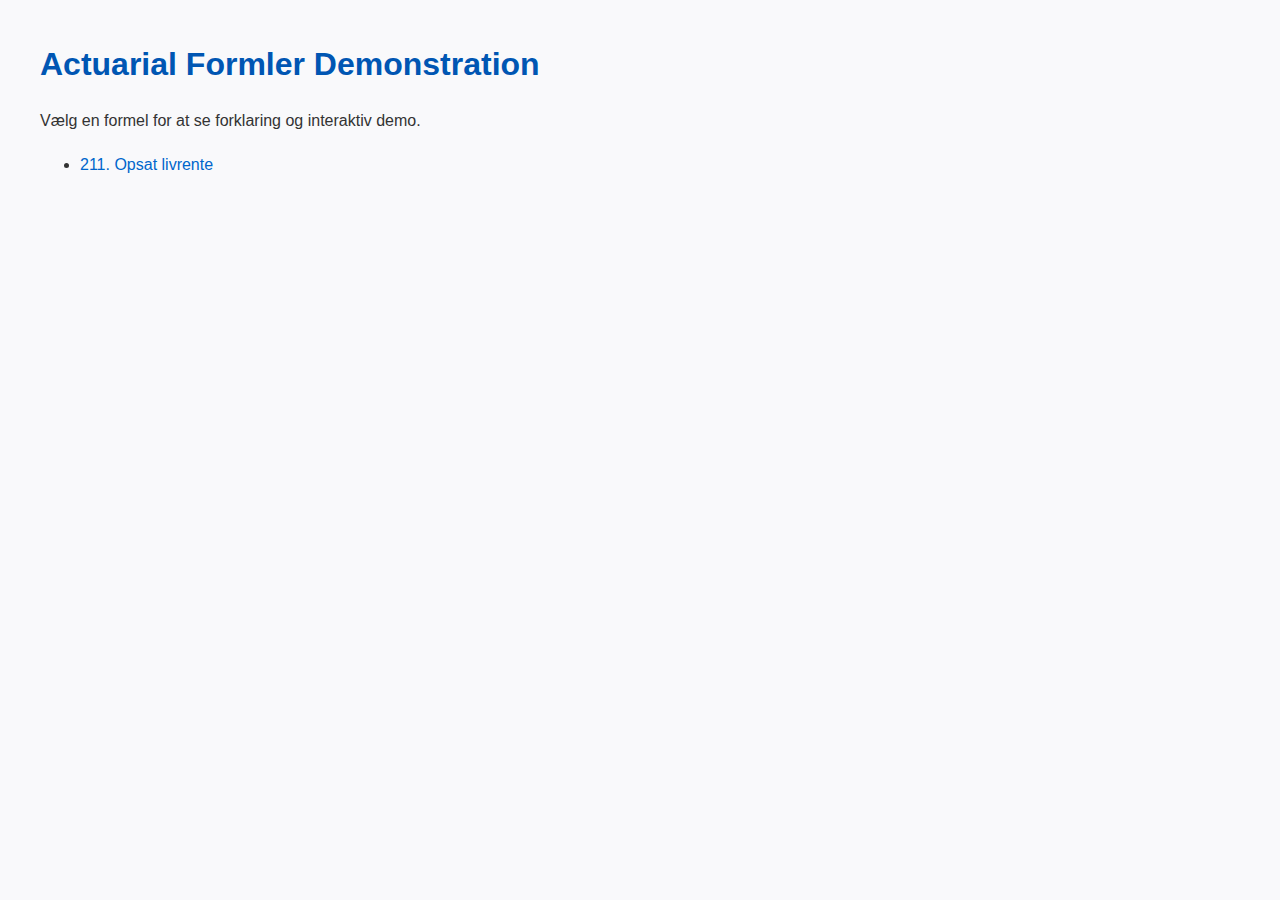
<file: index.html>
<!DOCTYPE html>
<html lang="da">
<head>
    <meta charset="UTF-8">
    <title>Actuar Formler Demonstration</title>
    <link rel="stylesheet" href="styles.css">
</head>
<body>
    <h1>Actuarial Formler Demonstration</h1>
    <p>Vælg en formel for at se forklaring og interaktiv demo.</p>
    <ul>
        <li><a href="opsat-livrente.html">211. Opsat livrente</a></li>
        <!-- Tilføj flere formler her, f.eks. <li><a href="anden-formel.html">Anden formel</a></li> -->
    </ul>
</body>
</html>
</file>
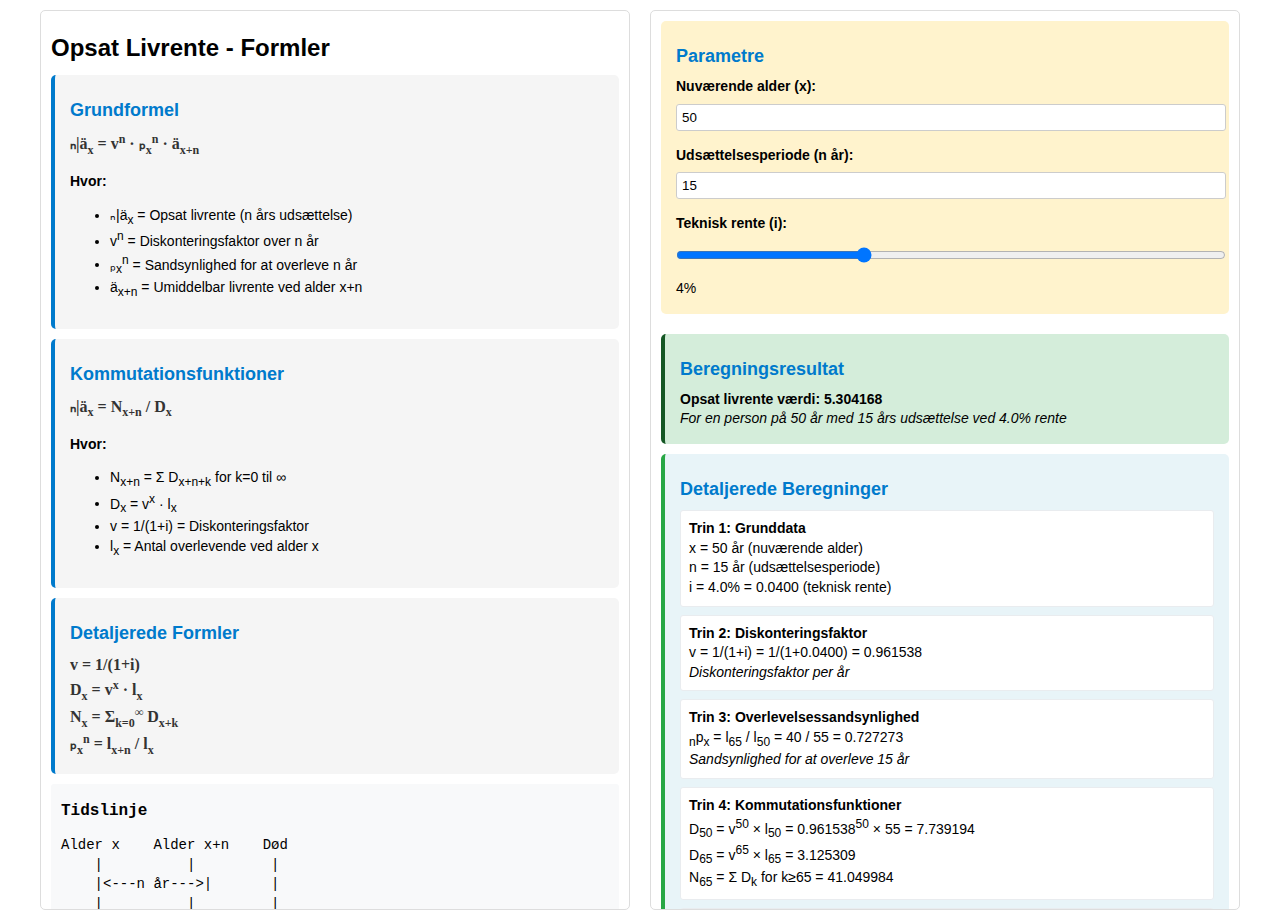
<file: deferred-annuity-explained.html>
<!DOCTYPE html>
<html lang="da">
<head>
    <meta charset="UTF-8">
    <title>Opsat Livrente - Formel Forklaring</title>
    <style>
        body {
            font-family: Arial, sans-serif;
            max-width: 1200px;
            margin: 0 auto;
            padding: 10px;
            font-size: 14px;
            line-height: 1.4;
        }
        
        .container {
            display: grid;
            grid-template-columns: 1fr 1fr;
            gap: 20px;
            height: 100vh;
            max-height: 900px;
        }
        
        .left-panel, .right-panel {
            overflow-y: auto;
            padding: 10px;
            border: 1px solid #ddd;
            border-radius: 5px;
        }
        
        .formula-box {
            background: #f5f5f5;
            padding: 15px;
            margin: 10px 0;
            border-radius: 5px;
            border-left: 4px solid #007acc;
        }
        
        .calculation-box {
            background: #e8f4f8;
            padding: 15px;
            margin: 10px 0;
            border-radius: 5px;
            border-left: 4px solid #28a745;
        }
        
        .math {
            font-family: 'Times New Roman', serif;
            font-size: 16px;
            font-weight: bold;
            color: #333;
        }
        
        .controls {
            background: #fff3cd;
            padding: 15px;
            border-radius: 5px;
            margin-bottom: 20px;
        }
        
        .controls label {
            display: block;
            margin: 5px 0;
            font-weight: bold;
        }
        
        .controls input {
            width: 100%;
            padding: 5px;
            margin: 2px 0 10px 0;
            border: 1px solid #ccc;
            border-radius: 3px;
        }
        
        .result {
            background: #d4edda;
            padding: 15px;
            border-radius: 5px;
            border-left: 4px solid #155724;
            margin: 10px 0;
        }
        
        h1 { font-size: 24px; margin: 10px 0; }
        h2 { font-size: 18px; margin: 8px 0; color: #007acc; }
        h3 { font-size: 16px; margin: 6px 0; }
        
        .timeline {
            font-family: monospace;
            background: #f8f9fa;
            padding: 10px;
            border-radius: 3px;
            margin: 10px 0;
        }
        
        sub { font-size: 12px; }
        sup { font-size: 12px; }
        
        .step {
            margin: 8px 0;
            padding: 8px;
            background: #ffffff;
            border-radius: 3px;
            border: 1px solid #e9ecef;
        }
    </style>
</head>
<body>
    <div class="container">
        <div class="left-panel">
            <h1>Opsat Livrente - Formler</h1>
            
            <div class="formula-box">
                <h2>Grundformel</h2>
                <div class="math">
                    ₙ|ä<sub>x</sub> = v<sup>n</sup> · ₚ<sub>x</sub><sup>n</sup> · ä<sub>x+n</sub>
                </div>
                <p><strong>Hvor:</strong></p>
                <ul>
                    <li>ₙ|ä<sub>x</sub> = Opsat livrente (n års udsættelse)</li>
                    <li>v<sup>n</sup> = Diskonteringsfaktor over n år</li>
                    <li>ₚ<sub>x</sub><sup>n</sup> = Sandsynlighed for at overleve n år</li>
                    <li>ä<sub>x+n</sub> = Umiddelbar livrente ved alder x+n</li>
                </ul>
            </div>
            
            <div class="formula-box">
                <h2>Kommutationsfunktioner</h2>
                <div class="math">
                    ₙ|ä<sub>x</sub> = N<sub>x+n</sub> / D<sub>x</sub>
                </div>
                <p><strong>Hvor:</strong></p>
                <ul>
                    <li>N<sub>x+n</sub> = Σ D<sub>x+n+k</sub> for k=0 til ∞</li>
                    <li>D<sub>x</sub> = v<sup>x</sup> · l<sub>x</sub></li>
                    <li>v = 1/(1+i) = Diskonteringsfaktor</li>
                    <li>l<sub>x</sub> = Antal overlevende ved alder x</li>
                </ul>
            </div>
            
            <div class="formula-box">
                <h2>Detaljerede Formler</h2>
                <div class="math">
                    v = 1/(1+i)
                </div>
                <div class="math">
                    D<sub>x</sub> = v<sup>x</sup> · l<sub>x</sub>
                </div>
                <div class="math">
                    N<sub>x</sub> = Σ<sub>k=0</sub><sup>∞</sup> D<sub>x+k</sub>
                </div>
                <div class="math">
                    ₚ<sub>x</sub><sup>n</sup> = l<sub>x+n</sub> / l<sub>x</sub>
                </div>
            </div>
            
            <div class="timeline">
                <h3>Tidslinje</h3>
                <pre>
Alder x    Alder x+n    Død
    |          |         |
    |<---n år--->|       |
    |          |         |
Ingen      Årlige udbetalinger
udbetaling    starter her
</pre>
            </div>
        </div>
        
        <div class="right-panel">
            <div class="controls">
                <h2>Parametre</h2>
                <label for="age">Nuværende alder (x):</label>
                <input type="number" id="age" min="0" max="100" value="50">
                
                <label for="defer">Udsættelsesperiode (n år):</label>
                <input type="number" id="defer" min="0" max="50" value="15">
                
                <label for="interest">Teknisk rente (i):</label>
                <input type="range" id="interest" min="1" max="10" step="0.1" value="4">
                <span id="interest-value">4%</span>
            </div>
            
            <div class="result">
                <h2>Beregningsresultat</h2>
                <div id="main-result">Beregner...</div>
            </div>
            
            <div class="calculation-box">
                <h2>Detaljerede Beregninger</h2>
                <div id="calculations">
                    <div class="step">
                        <strong>Trin 1: Grunddata</strong>
                        <div id="step1">Beregner...</div>
                    </div>
                    
                    <div class="step">
                        <strong>Trin 2: Diskonteringsfaktor</strong>
                        <div id="step2">Beregner...</div>
                    </div>
                    
                    <div class="step">
                        <strong>Trin 3: Overlevelsessandsynlighed</strong>
                        <div id="step3">Beregner...</div>
                    </div>
                    
                    <div class="step">
                        <strong>Trin 4: Kommutationsfunktioner</strong>
                        <div id="step4">Beregner...</div>
                    </div>
                    
                    <div class="step">
                        <strong>Trin 5: Slutresultat</strong>
                        <div id="step5">Beregner...</div>
                    </div>
                </div>
            </div>
        </div>
    </div>

    <script>
        // Simpel mortalitetsmodel for demonstration
        const omega = 105;
        const l = new Array(omega + 1);
        
        // Lineær mortalitetsmodel (forenklet)
        for (let age = 0; age <= omega; age++) {
            l[age] = Math.max(0, omega - age);
        }
        
        function computeDetailedAnnuity(x, n, i) {
            x = parseInt(x);
            n = parseInt(n);
            i = parseFloat(i) / 100;
            
            if (isNaN(x) || isNaN(n) || isNaN(i) || x < 0 || n < 0 || x + n > omega) {
                return { error: "Ugyldige værdier" };
            }
            
            // Grundlæggende beregninger
            const v = 1 / (1 + i);
            const startAge = x + n;
            const survivalProb = l[startAge] / l[x];
            
            // Kommutationsfunktioner
            const Dx = Math.pow(v, x) * l[x];
            const Dxpn = Math.pow(v, startAge) * l[startAge];
            
            // Beregn N_{x+n}
            let Nxpn = 0;
            for (let k = 0; k <= omega - startAge; k++) {
                Nxpn += Math.pow(v, startAge + k) * l[startAge + k];
            }
            
            // Opsat livrente værdi
            const deferredAnnuity = Nxpn / Dx;
            
            return {
                x: x,
                n: n,
                i: i,
                v: v,
                survivalProb: survivalProb,
                Dx: Dx,
                Dxpn: Dxpn,
                Nxpn: Nxpn,
                result: deferredAnnuity
            };
        }
        
        function updateCalculations() {
            const x = document.getElementById('age').value;
            const n = document.getElementById('defer').value;
            const i = document.getElementById('interest').value;
            
            document.getElementById('interest-value').textContent = i + '%';
            
            const calc = computeDetailedAnnuity(x, n, i);
            
            if (calc.error) {
                document.getElementById('main-result').textContent = calc.error;
                return;
            }
            
            // Hovedresultat
            document.getElementById('main-result').innerHTML = `
                <strong>Opsat livrente værdi: ${calc.result.toFixed(6)}</strong><br>
                <em>For en person på ${calc.x} år med ${calc.n} års udsættelse ved ${(calc.i*100).toFixed(1)}% rente</em>
            `;
            
            // Detaljerede trin
            document.getElementById('step1').innerHTML = `
                x = ${calc.x} år (nuværende alder)<br>
                n = ${calc.n} år (udsættelsesperiode)<br>
                i = ${(calc.i*100).toFixed(1)}% = ${calc.i.toFixed(4)} (teknisk rente)
            `;
            
            document.getElementById('step2').innerHTML = `
                v = 1/(1+i) = 1/(1+${calc.i.toFixed(4)}) = ${calc.v.toFixed(6)}<br>
                <em>Diskonteringsfaktor per år</em>
            `;
            
            document.getElementById('step3').innerHTML = `
                <sub>n</sub>p<sub>x</sub> = l<sub>${calc.x + calc.n}</sub> / l<sub>${calc.x}</sub> = ${l[calc.x + calc.n]} / ${l[calc.x]} = ${calc.survivalProb.toFixed(6)}<br>
                <em>Sandsynlighed for at overleve ${calc.n} år</em>
            `;
            
            document.getElementById('step4').innerHTML = `
                D<sub>${calc.x}</sub> = v<sup>${calc.x}</sup> × l<sub>${calc.x}</sub> = ${calc.v.toFixed(6)}<sup>${calc.x}</sup> × ${l[calc.x]} = ${calc.Dx.toFixed(6)}<br>
                D<sub>${calc.x + calc.n}</sub> = v<sup>${calc.x + calc.n}</sup> × l<sub>${calc.x + calc.n}</sub> = ${calc.Dxpn.toFixed(6)}<br>
                N<sub>${calc.x + calc.n}</sub> = Σ D<sub>k</sub> for k≥${calc.x + calc.n} = ${calc.Nxpn.toFixed(6)}
            `;
            
            document.getElementById('step5').innerHTML = `
                <sub>n</sub>|ä<sub>x</sub> = N<sub>${calc.x + calc.n}</sub> / D<sub>${calc.x}</sub><br>
                = ${calc.Nxpn.toFixed(6)} / ${calc.Dx.toFixed(6)}<br>
                = <strong>${calc.result.toFixed(6)}</strong>
            `;
        }
        
        // Initial beregning
        updateCalculations();
        
        // Live opdatering
        document.getElementById('age').addEventListener('input', updateCalculations);
        document.getElementById('defer').addEventListener('input', updateCalculations);
        document.getElementById('interest').addEventListener('input', updateCalculations);
    </script>
</body>
</html>
</file>
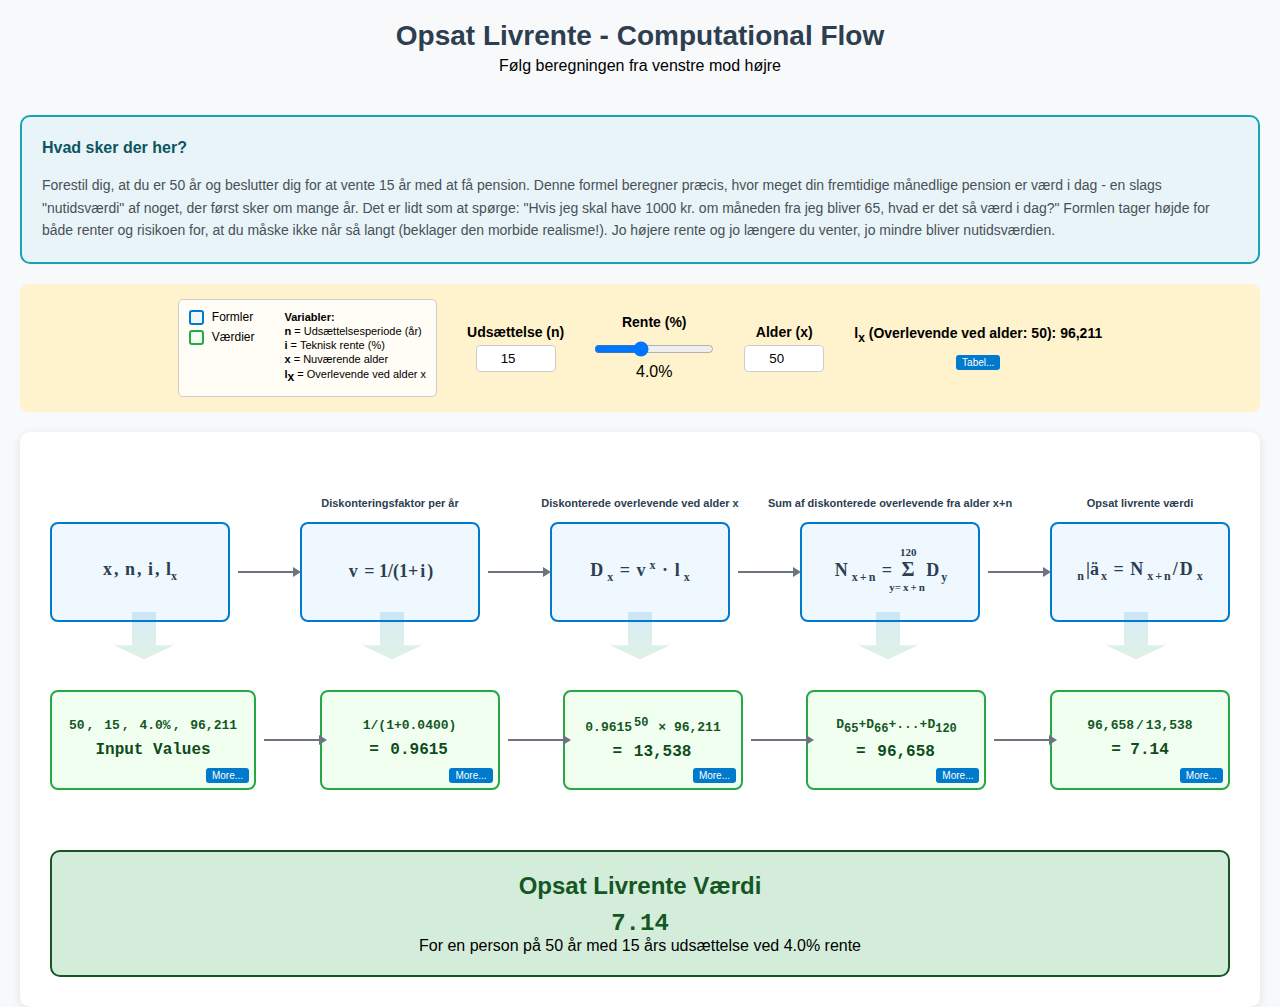
<file: deferred-annuity-flow.html>
<!DOCTYPE html>
<html lang="da">
<head>
    <meta charset="UTF-8">
    <title>Opsat Livrente - Computational Flow</title>
    <style>
        :root {
            --blue: #007acc; --green: #28a745; --yellow: #fff3cd; --gray: #f8f9fa; --dark: #2c3e50;
            --border: #e9ecef; --muted: #495057; --serif: 'Times New Roman', serif; --mono: 'Courier New', monospace;
        }
        
        * { box-sizing: border-box; margin: 0; padding: 0; }
        
        body {
            font-family: Arial, sans-serif; background: var(--gray); padding: 20px; height: 100vh; max-height: 1100px; overflow: hidden;
        }
        
        .main-container { max-width: 1400px; margin: 0 auto; height: 100%; display: flex; flex-direction: column; }
        .header { text-align: center; margin-bottom: 20px; }
        .header h1 { font-size: 28px; color: var(--dark); margin-bottom: 5px; }
        
        .controls { background: var(--yellow); margin-bottom: 20px; display: flex; justify-content: center; gap: 30px; align-items: center; padding: 15px; border-radius: 8px; }
        .control-group { display: flex; flex-direction: column; align-items: center; }
        .control-group label { font-weight: bold; margin-bottom: 5px; font-size: 14px; }
        .control-group input { padding: 5px 10px; border: 1px solid #ccc; border-radius: 4px; width: 80px; text-align: center; }
        .control-group input[type="range"] { width: 120px; }
        
        .flow-container { flex: 1; position: relative; background: white; border-radius: 10px; padding: 30px; box-shadow: 0 2px 10px rgba(0,0,0,0.1); }
        .formula-chain, .value-chain { display: flex; justify-content: space-between; align-items: center; height: 140px; margin-bottom: 40px; position: relative; }
        .value-chain { margin-top: -12px; }
        .formula-chain { margin-top: 40px; }
        
        .chain-box { border-radius: 8px; padding: 15px; min-width: 180px; text-align: center; position: relative; transition: all 0.2s ease; height: 100px; display: flex; align-items: center; justify-content: center; }
        .formula-box { border: 2px solid var(--blue); background: #f0f8ff; }
        .value-box { border: 2px solid var(--green); background: #f0fff0; }
        .chain-box:hover { transform: translateY(-2px); box-shadow: 0 4px 12px rgba(0,0,0,0.15); }
        
        .math { font-family: var(--serif); font-size: 18px; font-weight: bold; color: var(--dark); }
        .value { font-family: var(--mono); font-size: 14px; font-weight: bold; color: #155724; line-height: 1.3; }
        .value-formula { font-size: 13px; margin-bottom: 5px; }
        .value-result { font-size: 16px; color: #0d4c1a; }
        
        .highlighted { background: var(--yellow) !important; border-color: #ffc107 !important; transform: scale(1.05); }
        .symbol { cursor: pointer; transition: all 0.2s ease; padding: 1px 2px; border-radius: 2px; }
        .symbol:hover { background: var(--yellow); }
        .symbol.highlighted { background: #ffc107 !important; color: #212529 !important; font-weight: bold; }
        
        .arrow { position: absolute; top: 50%; left: 100%; transform: translateY(-50%); width: calc(((100vw - 60px) / 5) - 180px); min-width: 20px; max-width: 60px; height: 2px; background: #6c757d; z-index: 1; margin: 0 10px; }
        .arrow::after { content: ''; position: absolute; right: -8px; top: -4px; border: 5px solid transparent; border-left: 8px solid #6c757d; }
        
        .vertical-connector { position: absolute; transform: translateX(-50%); width: 60px; height: 48px; z-index: 1; background: linear-gradient(180deg, rgba(0, 122, 204, 0.15) 0%, rgba(40, 167, 69, 0.15) 100%); clip-path: polygon(30% 0%, 70% 0%, 70% 70%, 100% 70%, 50% 100%, 0% 70%, 30% 70%); border-radius: 2px; }
        
        .result-section { background: #d4edda; border: 2px solid #155724; border-radius: 10px; padding: 20px; text-align: center; margin-top: 20px; }
        .result-section h2 { color: #155724; margin-bottom: 10px; }
        .final-result { font-size: 24px; font-weight: bold; color: #155724; font-family: var(--mono); }
        
        sub, sup { font-size: 12px; }
        
        .legend { background: rgba(255, 255, 255, 0.8); padding: 10px; border-radius: 5px; font-size: 12px; border: 1px solid #ccc; display: flex; gap: 30px; align-items: flex-start; }
        .legend-column { display: flex; flex-direction: column; }
        .legend-item { display: flex; align-items: center; margin-bottom: 5px; }
        .legend-color { width: 15px; height: 15px; border-radius: 3px; margin-right: 8px; }
        
        .computed-variables { background: #e8f4f8; border: 2px solid #17a2b8; border-radius: 10px; padding: 20px; margin: 20px 0; font-size: 14px; line-height: 1.4; }
        .computed-variables h3 { color: #0c5460; margin: 0 0 15px 0; font-size: 16px; }
        .variables-grid { display: grid; grid-template-columns: 1fr 1fr; gap: 15px; }
        .variable-item { display: flex; align-items: flex-start; gap: 10px; }
        .variable-symbol { font-family: var(--serif); font-weight: bold; font-size: 16px; color: #0c5460; min-width: 40px; }
        .variable-description { color: var(--muted); }
        
        .popup { position: absolute; background: white; border: 2px solid var(--blue); border-radius: 8px; padding: 15px; box-shadow: 0 4px 20px rgba(0,0,0,0.15); z-index: 1000; font-size: 12px; line-height: 1.3; min-width: 200px; max-width: 400px; max-height: 300px; overflow-y: auto; pointer-events: none; opacity: 0; transform: translateY(10px); transition: all 0.2s ease; }
        .popup.visible { opacity: 1; transform: translateY(0); pointer-events: auto; }
        .popup h4 { color: var(--blue); margin: 0 0 10px 0; font-size: 14px; border-bottom: 1px solid var(--border); padding-bottom: 5px; }
        
        .calculation-detail { font-family: var(--mono); margin: 5px 0; padding: 5px 10px; background: var(--gray); border-radius: 5px; border-left: 3px solid var(--blue); }
        .calculation-sum { font-weight: bold; color: #155724; border-top: 2px solid var(--green); padding: 10px; margin-top: 10px; font-size: 16px; background: #d4edda; border-radius: 5px; }
        
        .more-button { position: absolute; bottom: 5px; right: 5px; background: var(--blue); color: white; border: none; border-radius: 3px; padding: 2px 6px; font-size: 10px; cursor: pointer; transition: all 0.2s ease; z-index: 10; }
        .more-button:hover { background: #0056b3; transform: scale(1.05); }
        
        .modal-overlay { position: fixed; top: 0; left: 0; width: 100%; height: 100%; background: rgba(0, 0, 0, 0.5); z-index: 2000; display: none; justify-content: center; align-items: center; }
        .modal-overlay.active { display: flex; }
        .modal-content { background: white; border-radius: 10px; padding: 25px; max-width: 90vw; max-height: 90vh; overflow-y: auto; box-shadow: 0 10px 30px rgba(0,0,0,0.3); position: relative; min-width: 400px; }
        .modal-header { display: flex; justify-content: space-between; align-items: center; margin-bottom: 20px; border-bottom: 2px solid var(--blue); padding-bottom: 10px; }
        .modal-title { font-size: 18px; font-weight: bold; color: var(--blue); }
        .close-button { background: #dc3545; color: white; border: none; border-radius: 50%; width: 30px; height: 30px; cursor: pointer; font-size: 16px; font-weight: bold; }
        .close-button:hover { background: #c82333; }
    </style>
</head>
<body>
    <div class="main-container">
        <div class="header">
            <h1>Opsat Livrente - Computational Flow</h1>
            <p>Følg beregningen fra venstre mod højre</p>
        </div>
        
        <div class="computed-variables">
            <h3>Hvad sker der her?</h3>
            <p style="line-height: 1.6; color: #495057;">
                Forestil dig, at du er 50 år og beslutter dig for at vente 15 år med at få pension. 
                Denne formel beregner præcis, hvor meget din fremtidige månedlige pension er værd i dag - 
                en slags "nutidsværdi" af noget, der først sker om mange år. 
                Det er lidt som at spørge: "Hvis jeg skal have 1000 kr. om måneden fra jeg bliver 65, 
                hvad er det så værd i dag?" Formlen tager højde for både renter og risikoen for, 
                at du måske ikke når så langt (beklager den morbide realisme!). 
                Jo højere rente og jo længere du venter, jo mindre bliver nutidsværdien.
            </p>
        </div>
        
        <div class="controls">
            <div class="legend">
                <div class="legend-column">
                    <div class="legend-item">
                        <div class="legend-color" style="background: #f0f8ff; border: 2px solid #007acc;"></div>
                        <span>Formler</span>
                    </div>
                    <div class="legend-item">
                        <div class="legend-color" style="background: #f0fff0; border: 2px solid #28a745;"></div>
                        <span>Værdier</span>
                    </div>
                </div>
                <div class="legend-column">
                    <div style="font-size: 11px; line-height: 1.3;">
                        <strong>Variabler:</strong><br>
                        <strong>n</strong> = Udsættelsesperiode (år)<br>
                        <strong>i</strong> = Teknisk rente (%)<br>
                        <strong>x</strong> = Nuværende alder<br>
                        <strong>l<sub>x</sub></strong> = Overlevende ved alder x
                    </div>
                </div>
            </div>
            <div class="control-group">
                <label for="defer">Udsættelse (n)</label>
                <input type="number" id="defer" min="0" max="50" value="15">
            </div>
            <div class="control-group">
                <label for="interest">Rente (%)</label>
                <input type="range" id="interest" min="1" max="10" step="0.1" value="4">
                <span id="interest-value">4%</span>
            </div>
            <div class="control-group">
                <label for="age">Alder (x)</label>
                <input type="number" id="age" min="0" max="120" value="50">
            </div>
            <div class="control-group">
                <label id="lx-display">l<sub>x</sub> (Overlevende ved alder: 50): <span id="lx-value">98780</span></label>
                <button class="more-button" onclick="showMortalityTableModal()" style="position: static; margin-top: 5px;">Tabel...</button>
            </div>
        </div>
        
        <div class="flow-container">
            
            <!-- Formula Chain -->
            <div class="formula-chain">
                <div class="chain-box formula-box" data-id="input">
                    <div class="math"><span class="symbol" data-var="x">x</span>, <span class="symbol" data-var="n">n</span>, <span class="symbol" data-var="i">i</span>, <span class="symbol" data-var="lx">l<sub>x</sub></span></div>
                    <div class="arrow"></div>
                </div>
                
                <div style="position: relative;">
                    <div style="position: absolute; top: -25px; left: 50%; transform: translateX(-50%); font-size: 11px; color: var(--dark); text-align: center; white-space: nowrap; font-weight: bold;">
                        Diskonteringsfaktor per år
                    </div>
                    <div class="chain-box formula-box" data-id="discount">
                        <div class="math"><span class="symbol" data-var="v">v</span> = 1/(1+<span class="symbol" data-var="i">i</span>)</div>
                        <div class="arrow"></div>
                    </div>
                </div>
                
                <div style="position: relative;">
                    <div style="position: absolute; top: -25px; left: 50%; transform: translateX(-50%); font-size: 11px; color: var(--dark); text-align: center; white-space: nowrap; font-weight: bold;">
                        Diskonterede overlevende ved alder x
                    </div>
                    <div class="chain-box formula-box" data-id="dx">
                        <div class="math"><span class="symbol" data-var="D">D</span><sub><span class="symbol" data-var="x">x</span></sub> = <span class="symbol" data-var="v">v</span><sup><span class="symbol" data-var="x">x</span></sup> · <span class="symbol" data-var="l">l</span><sub><span class="symbol" data-var="x">x</span></sub></div>
                        <div class="arrow"></div>
                    </div>
                </div>
                
                <div style="position: relative;">
                    <div style="position: absolute; top: -25px; left: 50%; transform: translateX(-50%); font-size: 11px; color: var(--dark); text-align: center; white-space: nowrap; font-weight: bold;">
                        Sum af diskonterede overlevende fra alder x+n
                    </div>
                    <div class="chain-box formula-box" data-id="nxn">
                        <div class="math">
                            <span class="symbol" data-var="N">N</span><sub><span class="symbol" data-var="x">x</span>+<span class="symbol" data-var="n">n</span></sub> = 
                            <span style="position: relative; display: inline-block; margin: 0 5px;">
                                <span style="position: absolute; top: -12px; left: 50%; transform: translateX(-50%); font-size: 11px;">120</span>
                                <span style="font-size: 20px;">Σ</span>
                                <span style="position: absolute; bottom: -12px; left: 50%; transform: translateX(-50%); font-size: 11px;">y=<span class="symbol" data-var="x">x</span>+<span class="symbol" data-var="n">n</span></span>
                            </span>
                            <span class="symbol" data-var="D">D</span><sub>y</sub>
                        </div>
                        <div class="arrow"></div>
                    </div>
                </div>
                
                <div style="position: relative;">
                    <div style="position: absolute; top: -25px; left: 50%; transform: translateX(-50%); font-size: 11px; color: var(--dark); text-align: center; white-space: nowrap; font-weight: bold;">
                        Opsat livrente værdi
                    </div>
                    <div class="chain-box formula-box" data-id="result">
                        <div class="math"><sub><span class="symbol" data-var="n">n</span></sub>|ä<sub><span class="symbol" data-var="x">x</span></sub> = <span class="symbol" data-var="N">N</span><sub><span class="symbol" data-var="x">x</span>+<span class="symbol" data-var="n">n</span></sub>/<span class="symbol" data-var="D">D</span><sub><span class="symbol" data-var="x">x</span></sub></div>
                    </div>
                </div>
            </div>
            
            <!-- Vertical Connectors -->
            <div class="vertical-connector" style="left: 10%; top: 180px;"></div>
            <div class="vertical-connector" style="left: 30%; top: 180px;"></div>
            <div class="vertical-connector" style="left: 50%; top: 180px;"></div>
            <div class="vertical-connector" style="left: 70%; top: 180px;"></div>
            <div class="vertical-connector" style="left: 90%; top: 180px;"></div>
            
            <!-- Value Chain -->
            <div class="value-chain">
                <div class="chain-box value-box" data-id="input">
                    <div class="value">
                        <div class="value-formula"><span class="symbol" data-var="x">50</span>, <span class="symbol" data-var="n">15</span>, <span class="symbol" data-var="i">4%</span>, <span class="symbol" data-var="lx">96007</span></div>
                        <div class="value-result">Input Values</div>
                    </div>
                    <button class="more-button" onclick="showModal('input')">More...</button>
                    <div class="arrow"></div>
                </div>
                
                <div class="chain-box value-box" data-id="discount">
                    <div class="value">
                        <div class="value-formula" id="discount-formula">1/(1+0.04)</div>
                        <div class="value-result">= <span class="symbol" data-var="v" id="discount-result">0.9615</span></div>
                    </div>
                    <button class="more-button" onclick="showModal('discount')">More...</button>
                    <div class="arrow"></div>
                </div>
                
                <div class="chain-box value-box" data-id="dx">
                    <div class="value">
                        <div class="value-formula" id="dx-formula">0.9615<sup>50</sup> × 96007</div>
                        <div class="value-result">= <span class="symbol" data-var="D" id="dx-result">35669</span></div>
                    </div>
                    <button class="more-button" onclick="showModal('dx')">More...</button>
                    <div class="arrow"></div>
                </div>
                
                <div class="chain-box value-box" data-id="nxn">
                    <div class="value">
                        <div class="value-formula" id="nxn-formula">D₆₅+D₆₆+...+D₁₂₀</div>
                        <div class="value-result">= <span class="symbol" data-var="N" id="nxn-result">384756</span></div>
                    </div>
                    <button class="more-button" onclick="showModal('nxn')">More...</button>
                    <div class="arrow"></div>
                </div>
                
                <div class="chain-box value-box" data-id="result">
                    <div class="value">
                        <div class="value-formula" id="result-formula"><span class="symbol" data-var="N">384756</span>/<span class="symbol" data-var="D">35669</span></div>
                        <div class="value-result">= <span id="result-final">10.79</span></div>
                    </div>
                    <button class="more-button" onclick="showModal('result')">More...</button>
                </div>
            </div>
            
            <div class="result-section">
                <h2>Opsat Livrente Værdi</h2>
                <div class="final-result" id="final-display">13.944</div>
                <p>For en person på <span id="display-age">50</span> år med <span id="display-defer">15</span> års udsættelse ved <span id="display-rate">4.0</span>% rente</p>
            </div>
        </div>
    </div>

    <!-- Modal Overlay -->
    <div id="calculationModal" class="modal-overlay">
        <div class="modal-content">
            <div class="modal-header">
                <div class="modal-title" id="modalTitle">Beregningsdetaljer</div>
                <button class="close-button" onclick="closeModal()">&times;</button>
            </div>
            <div id="modalBody">
                <!-- Content will be populated by JavaScript -->
            </div>
        </div>
    </div>

    <script>
        // Danish life table data
        let danishLifeTable = null;
        const omega = 120;
        
        // Load Danish life table
        async function loadDanishLifeTable() {
            try {
                const response = await fetch('./danish_life_table.json');
                if (!response.ok) {
                    throw new Error(`HTTP error! status: ${response.status}`);
                }
                const data = await response.json();
                
                // Convert to lookup object for easy access
                danishLifeTable = {};
                data.forEach(entry => {
                    danishLifeTable[entry.age] = entry.survivors;
                });
                
                console.log('Danish life table loaded successfully');
                console.log('Age 50 survivors:', danishLifeTable[50]); // Should show 96211
                
                // Initial calculation after data is loaded
                calculateFlow();
                setupSymbolHover();
            } catch (error) {
                console.error('Error loading Danish life table:', error);
                // Fallback to generated table if loading fails
                danishLifeTable = generateFallbackTable();
                console.log('Using fallback table. Age 50 survivors:', danishLifeTable[50]);
                calculateFlow();
                setupSymbolHover();
            }
        }
        
        // Fallback mortality table if JSON loading fails - using actual Danish data
        function generateFallbackTable() {
            // Embed the actual Danish life table data as fallback
            return {
                0: 100000, 1: 99750, 2: 99735, 3: 99720, 4: 99705, 5: 99690,
                6: 99680, 7: 99670, 8: 99660, 9: 99650, 10: 99640, 11: 99630,
                12: 99620, 13: 99610, 14: 99600, 15: 99591, 16: 99551, 17: 99511,
                18: 99471, 19: 99431, 20: 99391, 21: 99352, 22: 99312, 23: 99272,
                24: 99233, 25: 99193, 26: 99133, 27: 99074, 28: 99014, 29: 98955,
                30: 98896, 31: 98836, 32: 98777, 33: 98718, 34: 98659, 35: 98599,
                36: 98481, 37: 98363, 38: 98245, 39: 98127, 40: 98009, 41: 97892,
                42: 97774, 43: 97657, 44: 97540, 45: 97422, 46: 97179, 47: 96936,
                48: 96694, 49: 96452, 50: 96211, 51: 95970, 52: 95730, 53: 95491,
                54: 95252, 55: 95014, 56: 94444, 57: 93877, 58: 93314, 59: 92754,
                60: 92198, 61: 91645, 62: 91095, 63: 90548, 64: 90005, 65: 89465,
                66: 88123, 67: 86801, 68: 85499, 69: 84216, 70: 82953, 71: 81709,
                72: 80483, 73: 79276, 74: 78087, 75: 76916, 76: 73839, 77: 70885,
                78: 68050, 79: 65328, 80: 62715, 81: 60206, 82: 57798, 83: 55486,
                84: 53267, 85: 51136, 86: 46022, 87: 41420, 88: 37278, 89: 33550,
                90: 30195, 91: 27176, 92: 24458, 93: 22012, 94: 19811, 95: 17830,
                96: 14264, 97: 11411, 98: 9129, 99: 7303, 100: 5843, 101: 4674,
                102: 3739, 103: 2991, 104: 2393, 105: 1914, 106: 1340, 107: 938,
                108: 657, 109: 460, 110: 322, 111: 225, 112: 158, 113: 110,
                114: 77, 115: 54, 116: 32, 117: 19, 118: 12, 119: 7, 120: 4
            };
        }
        
        // Symbol-level hover highlighting
        function setupSymbolHover() {
            const symbols = document.querySelectorAll('.symbol');
            
            symbols.forEach(symbol => {
                symbol.addEventListener('mouseenter', () => {
                    const varType = symbol.dataset.var;
                    const allSymbols = document.querySelectorAll(`[data-var="${varType}"]`);
                    allSymbols.forEach(s => s.classList.add('highlighted'));
                });
                
                symbol.addEventListener('mouseleave', () => {
                    const varType = symbol.dataset.var;
                    const allSymbols = document.querySelectorAll(`[data-var="${varType}"]`);
                    allSymbols.forEach(s => s.classList.remove('highlighted'));
                });
            });
        }
        
        // Modal functionality for calculation details
        function showModal(boxId) {
            const modal = document.getElementById('calculationModal');
            const title = document.getElementById('modalTitle');
            const body = document.getElementById('modalBody');
            
            const content = generateModalContent(boxId);
            title.textContent = getModalTitle(boxId);
            body.innerHTML = content;
            
            modal.classList.add('active');
        }
        
        function closeModal() {
            const modal = document.getElementById('calculationModal');
            modal.classList.remove('active');
        }
        
        function showMortalityTableModal() {
            const modal = document.getElementById('calculationModal');
            const title = document.getElementById('modalTitle');
            const body = document.getElementById('modalBody');
            
            title.textContent = 'Dansk Livstabel (l_x)';
            body.innerHTML = generateMortalityTableContent();
            
            modal.classList.add('active');
        }
        
        function generateMortalityTableContent() {
            const currentAge = parseInt(document.getElementById('age').value);
            const deferment = parseInt(document.getElementById('defer').value);
            const deferredAge = currentAge + deferment;
            
            let content = `
                <div style="margin-bottom: 15px; font-size: 12px; color: #666;">
                    <span style="background: var(--yellow); padding: 2px 6px; border-radius: 3px; margin-right: 10px;">
                        <strong>Nuværende alder (${currentAge})</strong>
                    </span>
                    <span style="background: #d1ecf1; padding: 2px 6px; border-radius: 3px;">
                        <strong>Pensionsalder (${deferredAge})</strong>
                    </span>
                </div>
                <div style="display: grid; grid-template-columns: repeat(6, 1fr); gap: 4px; font-family: var(--mono); font-size: 11px;">
            `;
            
            for (let age = 0; age <= omega; age++) {
                const survivors = danishLifeTable[age] || 0;
                const bgColor = age === currentAge ? 'var(--yellow)' : age === deferredAge ? '#d1ecf1' : 'var(--gray)';
                const borderStyle = age === currentAge || age === deferredAge ? 'border: 1px solid ' + (age === currentAge ? '#ffc107' : '#17a2b8') : '';
                
                content += `
                    <div style="padding: 3px 5px; background: ${bgColor}; border-radius: 3px; text-align: center; ${borderStyle}; ${age === currentAge || age === deferredAge ? 'font-weight: bold;' : ''}" title="Alder ${age}: ${survivors.toLocaleString()} overlevende">
                        ${age}: ${survivors.toLocaleString()}
                    </div>
                `;
            }
            
            content += `
                </div>
                <div style="margin-top: 15px; padding: 10px; background: #e9ecef; border-radius: 5px; font-size: 12px; color: #495057;">
                    <strong>Livstabel Information:</strong><br>
                    • <strong>Total aldersgrupper:</strong> ${omega + 1} (fra 0-${omega} år)<br>
                    • <strong>Startpopulation:</strong> 100,000 personer ved fødsel<br>
                    • <strong>Nuværende alder:</strong> ${currentAge} år - ${(danishLifeTable[currentAge] || 0).toLocaleString()} overlevende<br>
                    • <strong>Pensionsalder:</strong> ${deferredAge} år - ${(danishLifeTable[deferredAge] || 0).toLocaleString()} overlevende
                </div>
            `;
            
            return content;
        }
        
        function getModalTitle(boxId) {
            const titles = {
                'input': 'Input Parametre',
                'discount': 'Diskonteringsfaktor Beregning',
                'dx': 'D_x Beregning',
                'nxn': 'N_{x+n} Summation',
                'result': 'Slutresultat Beregning'
            };
            return titles[boxId] || 'Beregningsdetaljer';
        }
        
        // Close modal when clicking outside
        document.addEventListener('click', (e) => {
            const modal = document.getElementById('calculationModal');
            if (e.target === modal) {
                closeModal();
            }
        });
        
        // Close modal with Escape key
        document.addEventListener('keydown', (e) => {
            if (e.key === 'Escape') {
                closeModal();
            }
        });
        
        function generateModalContent(boxId) {
            const x = parseInt(document.getElementById('age').value);
            const n = parseInt(document.getElementById('defer').value);
            const i = parseFloat(document.getElementById('interest').value) / 100;
            const lx = danishLifeTable[x] || 0;
            const v = 1 / (1 + i);
            
            switch(boxId) {
                case 'input':
                    return `
                        <h4>Input Parametre</h4>
                        <div class="calculation-detail">x (alder) = ${x}</div>
                        <div class="calculation-detail">n (udsættelse) = ${n} år</div>
                        <div class="calculation-detail">i (rente) = ${(i*100).toFixed(1)}%</div>
                        <div class="calculation-detail">l<sub>x</sub> (overlevende) = ${lx.toLocaleString()}</div>
                    `;
                    
                case 'discount':
                    return `
                        <h4>Diskonteringsfaktor Beregning</h4>
                        <div class="calculation-detail">v = 1 / (1 + i)</div>
                        <div class="calculation-detail">v = 1 / (1 + ${i.toFixed(4)})</div>
                        <div class="calculation-detail">v = 1 / ${(1 + i).toFixed(4)}</div>
                        <div class="calculation-sum">v = ${v.toFixed(6)}</div>
                    `;
                    
                case 'dx':
                    const Dx = Math.pow(v, x) * lx;
                    return `
                        <h4>D<sub>x</sub> Beregning</h4>
                        <div class="calculation-detail">D<sub>${x}</sub> = v<sup>${x}</sup> × l<sub>${x}</sub></div>
                        <div class="calculation-detail">D<sub>${x}</sub> = ${v.toFixed(6)}<sup>${x}</sup> × ${lx.toLocaleString()}</div>
                        <div class="calculation-detail">D<sub>${x}</sub> = ${Math.pow(v, x).toFixed(6)} × ${lx.toLocaleString()}</div>
                        <div class="calculation-sum">D<sub>${x}</sub> = ${Math.round(Dx).toLocaleString()}</div>
                    `;
                    
                case 'nxn':
                    return generateNxnModal(x, n, v);
                    
                case 'result':
                    const DxResult = Math.pow(v, x) * lx;
                    let NxpnResult = 0;
                    if (x + n <= omega && danishLifeTable[x + n] > 0) {
                        for (let age = x + n; age <= Math.min(omega, x + n + 70); age++) {
                            const l_age = danishLifeTable[age] || 0;
                            if (l_age === 0) break;
                            NxpnResult += Math.pow(v, age) * l_age;
                            if (l_age < 10) break;
                        }
                    }
                    const finalResult = NxpnResult / DxResult;
                    return `
                        <h4>Slutresultat Beregning</h4>
                        <div class="calculation-detail"><sub>${n}</sub>|ä<sub>${x}</sub> = N<sub>${x+n}</sub> / D<sub>${x}</sub></div>
                        <div class="calculation-detail"><sub>${n}</sub>|ä<sub>${x}</sub> = ${Math.round(NxpnResult).toLocaleString()} / ${Math.round(DxResult).toLocaleString()}</div>
                        <div class="calculation-sum"><sub>${n}</sub>|ä<sub>${x}</sub> = ${finalResult.toFixed(3)}</div>
                        <div style="margin-top: 10px; font-size: 11px; color: #666;">
                            Dette er nuværdien af en livrente på 1 DKK/år<br>
                            der starter ved alder ${x+n} hvis personen overlever
                        </div>
                    `;
                    
                default:
                    return '<h4>Ingen beregningsdetaljer tilgængelige</h4>';
            }
        }
        
        function generateNxnModal(x, n, v) {
            const startAge = x + n;
            if (startAge > omega || !danishLifeTable[startAge]) {
                return `
                    <div class="calculation-detail">Alder ${startAge} er uden for tabellens rækkevidde</div>
                    <div style="margin-top: 10px; font-size: 12px; color: #666;">
                        Maksimal alder i tabellen er ${omega} år
                    </div>
                `;
            }
            
            let content = '';
            let sum = 0;
            let count = 0;
            
            content += `<div style="margin-bottom: 15px; font-size: 14px; color: #007acc;">
                <strong>N<sub>${startAge}</sub> = Σ D<sub>y</sub> for y = ${startAge} til ${omega}</strong>
            </div>`;
            
            for (let age = startAge; age <= Math.min(omega, startAge + 70); age++) {
                const l_age = danishLifeTable[age] || 0;
                if (l_age === 0) break;
                
                const D_age = Math.pow(v, age) * l_age;
                sum += D_age;
                
                content += `<div class="calculation-detail">D<sub>${age}</sub> = ${Math.pow(v, age).toFixed(6)} × ${l_age.toLocaleString()} = ${Math.round(D_age).toLocaleString()}</div>`;
                
                count++;
                if (l_age < 10) break;
            }
            
            content += `<div class="calculation-sum">N<sub>${startAge}</sub> = ${Math.round(sum).toLocaleString()}</div>`;
            content += `<div style="margin-top: 10px; font-size: 12px; color: #666;">
                <strong>Total:</strong> Sum af ${count} D-værdier<br>
                <strong>Forklaring:</strong> Dette er nuværdien af alle fremtidige 1 DKK udbetalinger fra alder ${startAge}
            </div>`;
            
            return content;
        }
        
        function calculateFlow() {
            if (!danishLifeTable) return; // Wait for data to load
            
            const x = parseInt(document.getElementById('age').value);
            const n = parseInt(document.getElementById('defer').value);
            const i = parseFloat(document.getElementById('interest').value) / 100;
            
            if (isNaN(x) || isNaN(n) || isNaN(i) || x < 0 || n < 0 || x > omega) {
                return;
            }
            
            // Get l_x from Danish life table
            const lx = danishLifeTable[x];
            console.log(`Age ${x}: l_x = ${lx}, exists in table: ${danishLifeTable.hasOwnProperty(x)}`);
            if (!lx || lx === 0) {
                console.log(`No data for age ${x}, stopping calculation`);
                return;
            }
            
            // Update interest display
            document.getElementById('interest-value').textContent = (i * 100).toFixed(1) + '%';
            
            // Step 1: Calculate discount factor v
            const v = 1 / (1 + i);
            
            // Step 2: Calculate D_x = v^x * l_x
            const Dx = Math.pow(v, x) * lx;
            
            // Step 3: Get l_{x+n} directly from Danish life table
            const lxpn = danishLifeTable[x + n] || 0;
            
            // Step 4: Calculate all D values from age x+n onwards and sum them for N_{x+n}
            let Nxpn = 0;
            
            // Only calculate if x+n is within our data range
            if (x + n <= omega && lxpn > 0) {
                const maxAge = Math.min(omega, x + n + 70); // practical limit
                
                for (let age = x + n; age <= maxAge; age++) {
                    // Get l_age directly from Danish life table
                    const l_age = danishLifeTable[age] || 0;
                    if (l_age === 0) break;
                    
                    const D_age = Math.pow(v, age) * l_age;
                    Nxpn += D_age;
                    
                    // Break if survivors become negligible
                    if (l_age < 10) break;
                }
            }
            
            // Step 5: Final calculation
            const result = Nxpn / Dx;
            
            // Update all displays with actual calculated values
            updateValueChain(x, n, i, lx, v, Dx, lxpn, Nxpn, result);
            
            // Re-setup hover after DOM updates
            setupSymbolHover();
        }
        
        function updateValueChain(x, n, i, lx, v, Dx, lxpn, Nxpn, result) {
            // Update input values
            document.querySelectorAll('[data-var="x"]').forEach(el => {
                if (el.closest('.value-chain')) el.textContent = x;
            });
            document.querySelectorAll('[data-var="n"]').forEach(el => {
                if (el.closest('.value-chain')) el.textContent = n;
            });
            document.querySelectorAll('[data-var="i"]').forEach(el => {
                if (el.closest('.value-chain')) el.textContent = (i*100).toFixed(1) + '%';
            });
            document.querySelectorAll('[data-var="lx"]').forEach(el => {
                if (el.closest('.value-chain')) el.textContent = lx.toLocaleString();
            });
            
            // Update discount factor
            document.getElementById('discount-formula').innerHTML = `1/(1+${i.toFixed(4)})`;
            document.getElementById('discount-result').textContent = v.toFixed(4);
            
            // Update D_x calculation
            document.getElementById('dx-formula').innerHTML = `${v.toFixed(4)}<sup><span class="symbol" data-var="x">${x}</span></sup> × ${lx.toLocaleString()}`;
            document.getElementById('dx-result').textContent = Math.round(Dx).toLocaleString();
            
            // Update N_{x+n} summation
            if (x + n <= omega && lxpn > 0) {
                document.getElementById('nxn-formula').innerHTML = `D<sub>${x+n}</sub>+D<sub>${x+n+1}</sub>+...+D<sub>${Math.min(omega, x+n+70)}</sub>`;
                document.getElementById('nxn-result').textContent = Math.round(Nxpn).toLocaleString();
                
                // Update final result
                document.getElementById('result-formula').innerHTML = `<span class="symbol" data-var="N">${Math.round(Nxpn).toLocaleString()}</span>/<span class="symbol" data-var="D">${Math.round(Dx).toLocaleString()}</span>`;
                document.getElementById('result-final').textContent = result.toFixed(2);
                document.getElementById('final-display').textContent = result.toFixed(2);
            } else {
                // Handle edge cases where x+n exceeds data range
                document.getElementById('nxn-formula').innerHTML = `Alder ${x+n} > ${omega}`;
                document.getElementById('nxn-result').textContent = "N/A";
                document.getElementById('result-formula').innerHTML = "N/A";
                document.getElementById('result-final').textContent = "N/A";
                document.getElementById('final-display').textContent = "N/A";
            }
            
            // Update result section
            document.getElementById('display-age').textContent = x;
            document.getElementById('display-defer').textContent = n;
            document.getElementById('display-rate').textContent = (i * 100).toFixed(1);
            
            // Update l_x display dynamically
            document.getElementById('lx-display').innerHTML = `l<sub>x</sub> (Overlevende ved alder: ${x}): <span id="lx-value">${lx.toLocaleString()}</span>`;
            document.getElementById('lx-value').textContent = lx.toLocaleString();
        }
        
        // Load data and initialize
        loadDanishLifeTable();
        
        // Live updates
        document.getElementById('age').addEventListener('input', calculateFlow);
        document.getElementById('defer').addEventListener('input', calculateFlow);
        document.getElementById('interest').addEventListener('input', calculateFlow);
    </script>
</body>
</html>
</file>
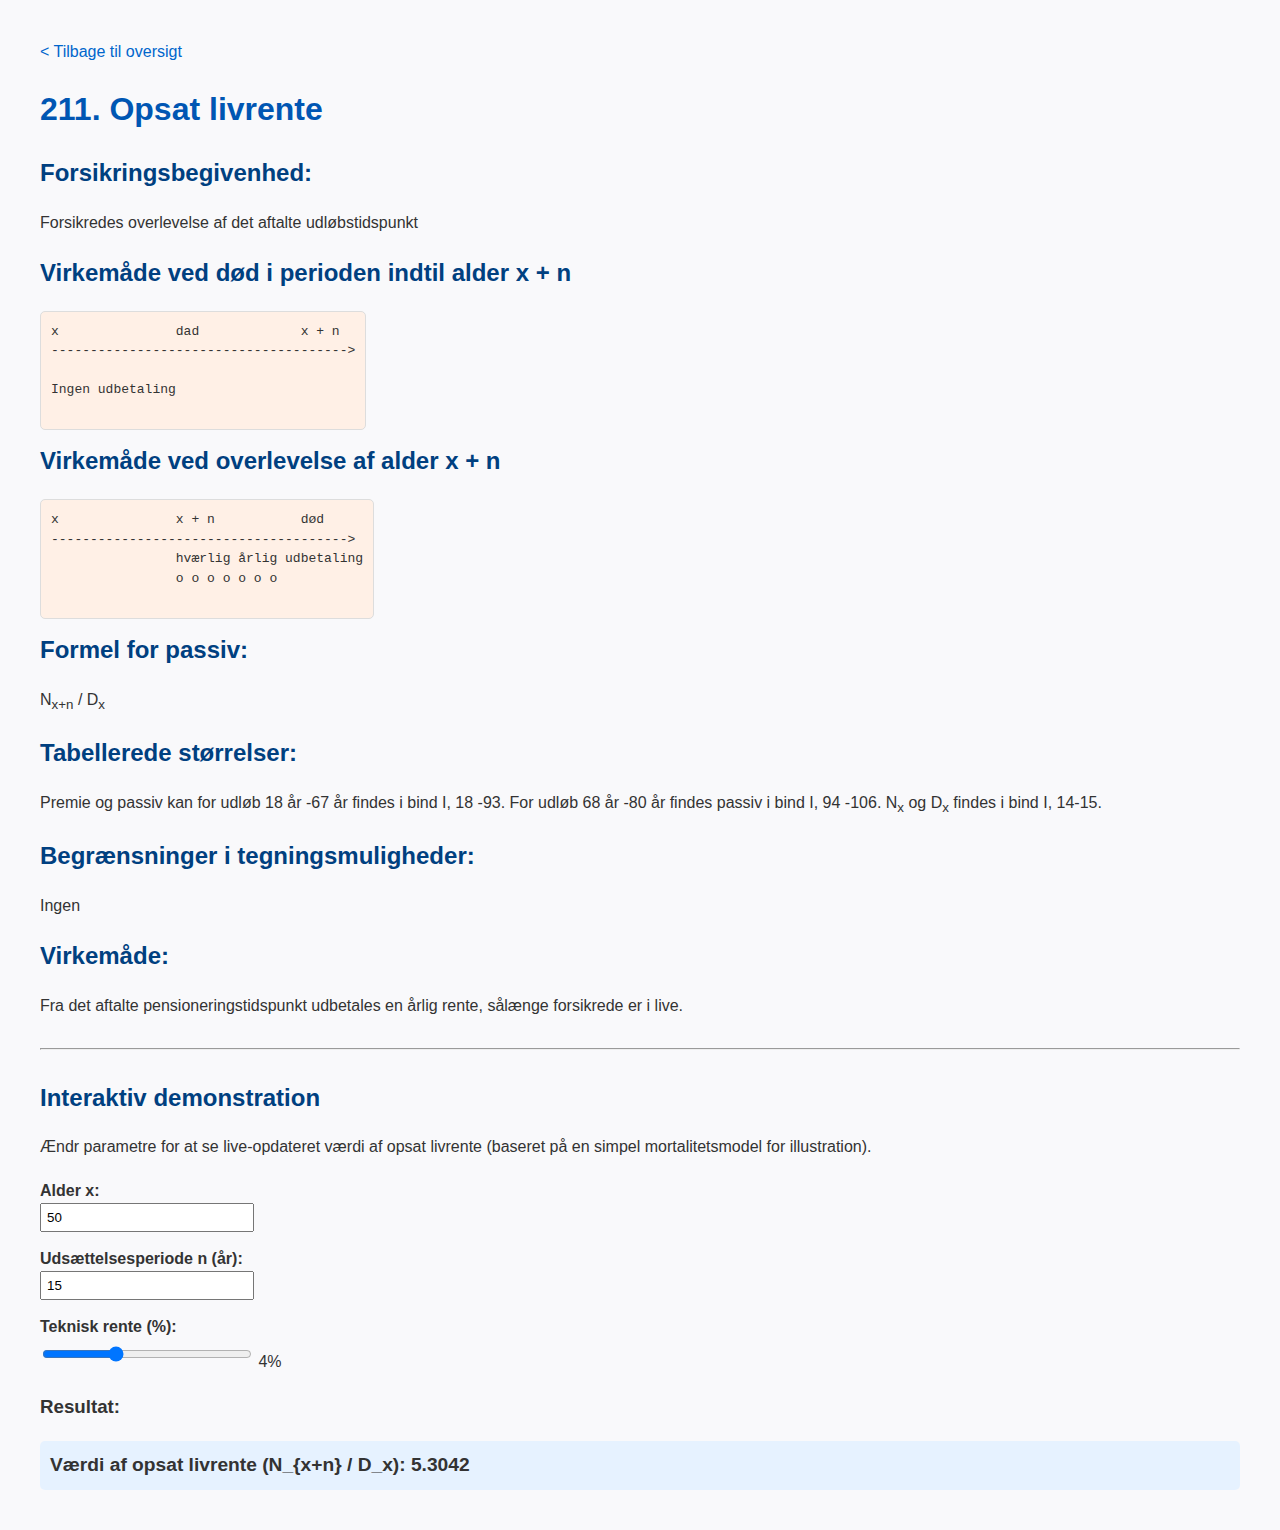
<file: opsat-livrente.html>
<!DOCTYPE html>
<html lang="da">
<head>
    <meta charset="UTF-8">
    <title>Opsat livrente</title>
    <link rel="stylesheet" href="styles.css">
</head>
<body>
    <a href="index.html">&lt; Tilbage til oversigt</a>
    <h1>211. Opsat livrente</h1>
    
    <h2>Forsikringsbegivenhed:</h2>
    <p>Forsikredes overlevelse af det aftalte udløbstidspunkt</p>
    
    <h2>Virkemåde ved død i perioden indtil alder x + n</h2>
    <pre>
x               dad             x + n
--------------------------------------&gt;

Ingen udbetaling
    </pre>
    
    <h2>Virkemåde ved overlevelse af alder x + n</h2>
    <pre>
x               x + n           død
--------------------------------------&gt;
                hværlig årlig udbetaling
                o o o o o o o 
    </pre>
    
    <h2>Formel for passiv:</h2>
    <p>N<sub>x+n</sub> / D<sub>x</sub></p>
    
    <h2>Tabellerede størrelser:</h2>
    <p>Premie og passiv kan for udløb 18 år -67 år findes i bind I, 18 -93. For udløb 68 år -80 år findes passiv i bind I, 94 -106. N<sub>x</sub> og D<sub>x</sub> findes i bind I, 14-15.</p>
    
    <h2>Begrænsninger i tegningsmuligheder:</h2>
    <p>Ingen</p>
    
    <h2>Virkemåde:</h2>
    <p>Fra det aftalte pensioneringstidspunkt udbetales en årlig rente, sålænge forsikrede er i live.</p>
    
    <hr>
    
    <h2>Interaktiv demonstration</h2>
    <p>Ændr parametre for at se live-opdateret værdi af opsat livrente (baseret på en simpel mortalitetsmodel for illustration).</p>
    
    <label for="age">Alder x:</label>
    <input type="number" id="age" min="0" max="100" value="50">
    
    <label for="defer">Udsættelsesperiode n (år):</label>
    <input type="number" id="defer" min="0" max="50" value="15">
    
    <label for="interest">Teknisk rente (%):</label>
    <input type="range" id="interest" min="1" max="10" step="0.1" value="4">
    <span id="interest-value">4%</span>
    
    <h3>Resultat:</h3>
    <div id="result">Beregner...</div>
    
    <script>
        // Simpel mortalitetsmodel (lineær for enkelhed)
        const omega = 105;
        const l = new Array(omega + 1);
        for (let age = 0; age <= omega; age++) {
            l[age] = omega - age;
        }
        
        // Funktion til beregning af opsat livrente-værdi
        function computeDeferredAnnuity(x, n, i) {
            x = parseInt(x);
            n = parseInt(n);
            i = parseFloat(i);
            
            if (isNaN(x) || isNaN(n) || isNaN(i) || x < 0 || n < 0 || x + n > omega) {
                return "Ugyldige værdier – prøv igen.";
            }
            
            const v = 1 / (1 + i / 100);
            let sum = 0;
            const startAge = x + n;
            for (let k = 0; k <= omega - startAge; k++) {
                sum += Math.pow(v, k) * l[startAge + k];
            }
            const annuity = Math.pow(v, n) * sum / l[x];
            return annuity.toFixed(4);
        }
        
        // Opdater resultat live
        function updateResult() {
            const x = document.getElementById('age').value;
            const n = document.getElementById('defer').value;
            const i = document.getElementById('interest').value;
            document.getElementById('interest-value').textContent = i + '%';
            const result = computeDeferredAnnuity(x, n, i);
            document.getElementById('result').textContent = `Værdi af opsat livrente (N_{x+n} / D_x): ${result}`;
        }
        
        // Initial beregning
        updateResult();
        
        // Lyt til ændringer (live update)
        document.getElementById('age').addEventListener('input', updateResult);
        document.getElementById('defer').addEventListener('input', updateResult);
        document.getElementById('interest').addEventListener('input', updateResult);
    </script>
</body>
</html>
</file>
<file: styles.css>
body {
    font-family: Arial, sans-serif;
    line-height: 1.5;
    margin: 40px;
    background-color: #f9f9fb;
    color: #333;
}

h1 {
    color: #0056b3;
}

h2 {
    color: #004080;
    margin-top: 10px;
}

p {
    margin-bottom: 20px;
}

pre {
    background-color: #fff0e6;
    padding: 10px;
    border: 1px solid #ddd;
    border-radius: 5px;
    width: fit-content;
    overflow: auto;
}

ul {
    list-style-type: disc;
    margin-bottom: 20px;
}

a {
    color: #0066cc;
    text-decoration: none;
}

a:hover {
    text-decoration underline;
}

label {
    display: block;
    margin-top: 15px;
    font-weight: bold;
}

input[type="number"], input[type="range"] {
    padding: 5px;
    width: 200px;
}

#result {
    font-size: 1.2em;
    font-weight: bold;
    margin-top: 20px;
    padding: 10px;
    background-color: #e6f2ff;
    border-radius: 5px;
}

hr {
    margin: 30px 0;
}
</file>
